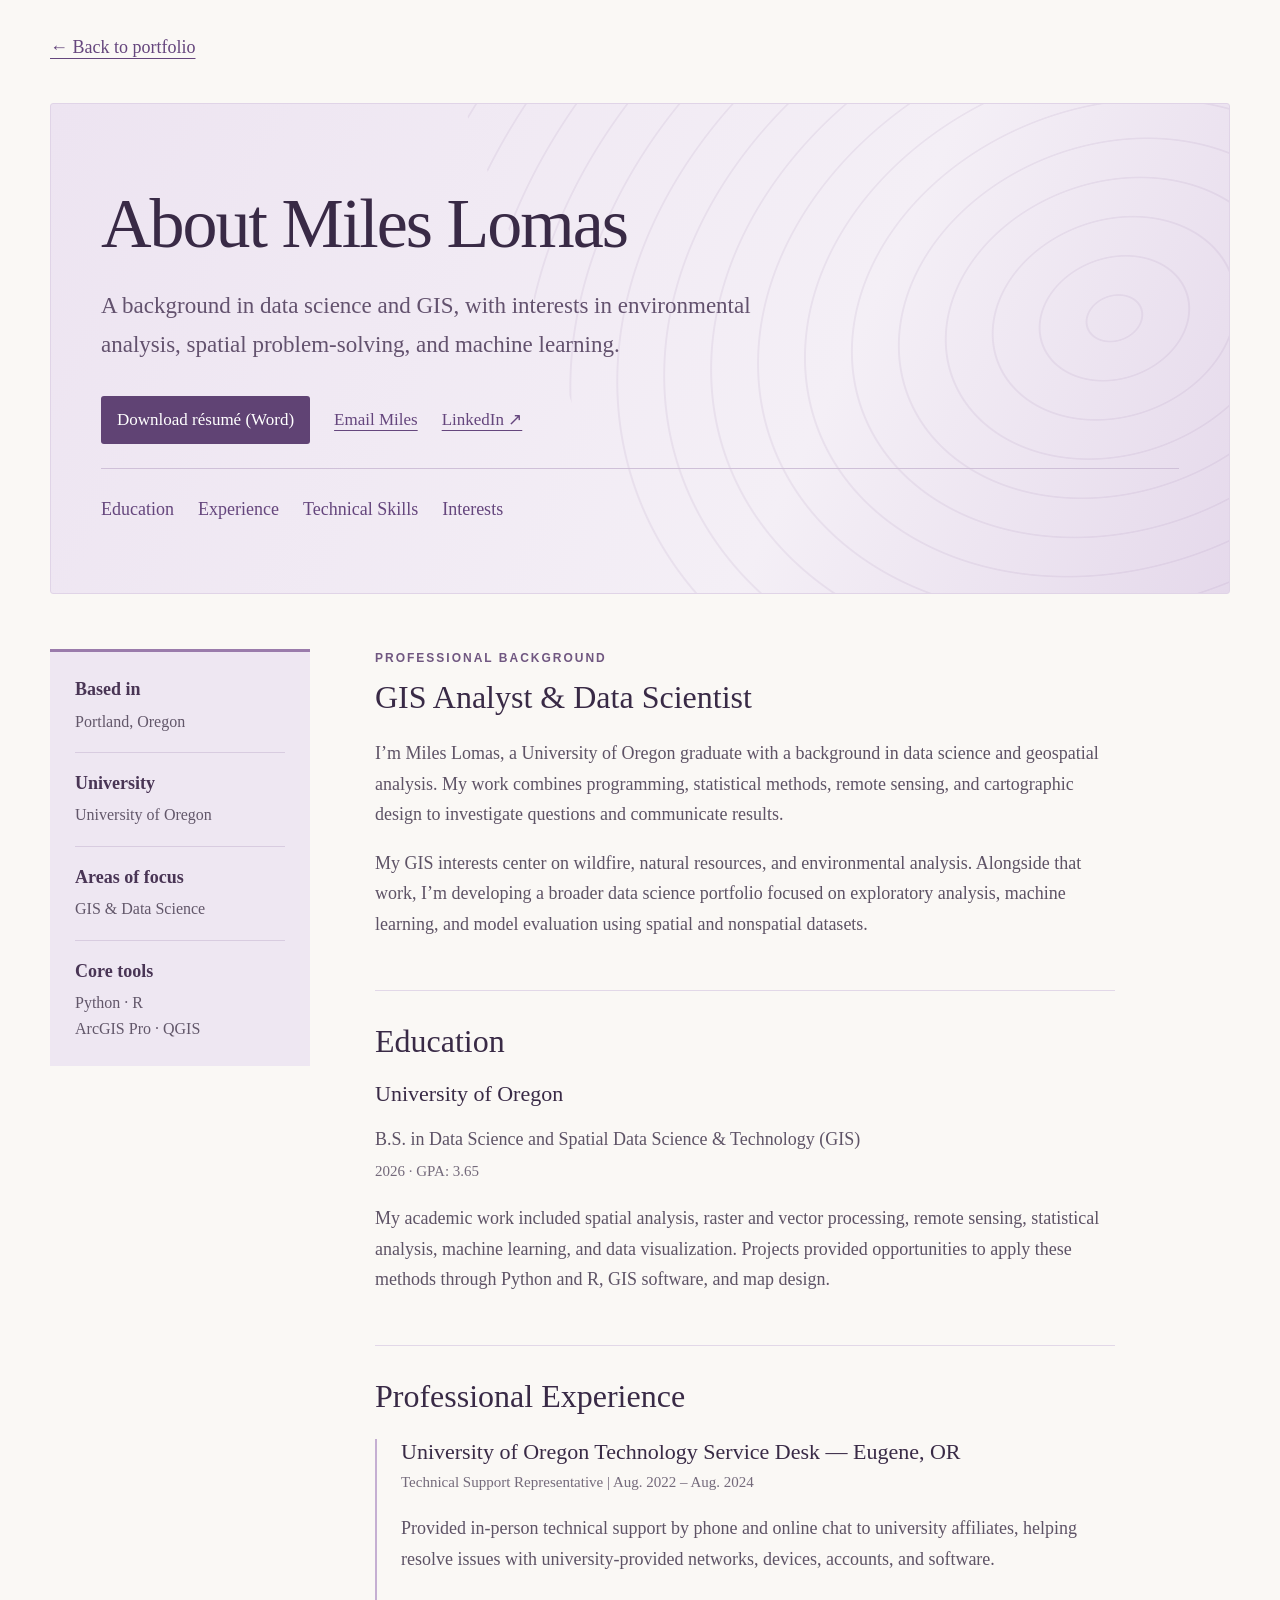
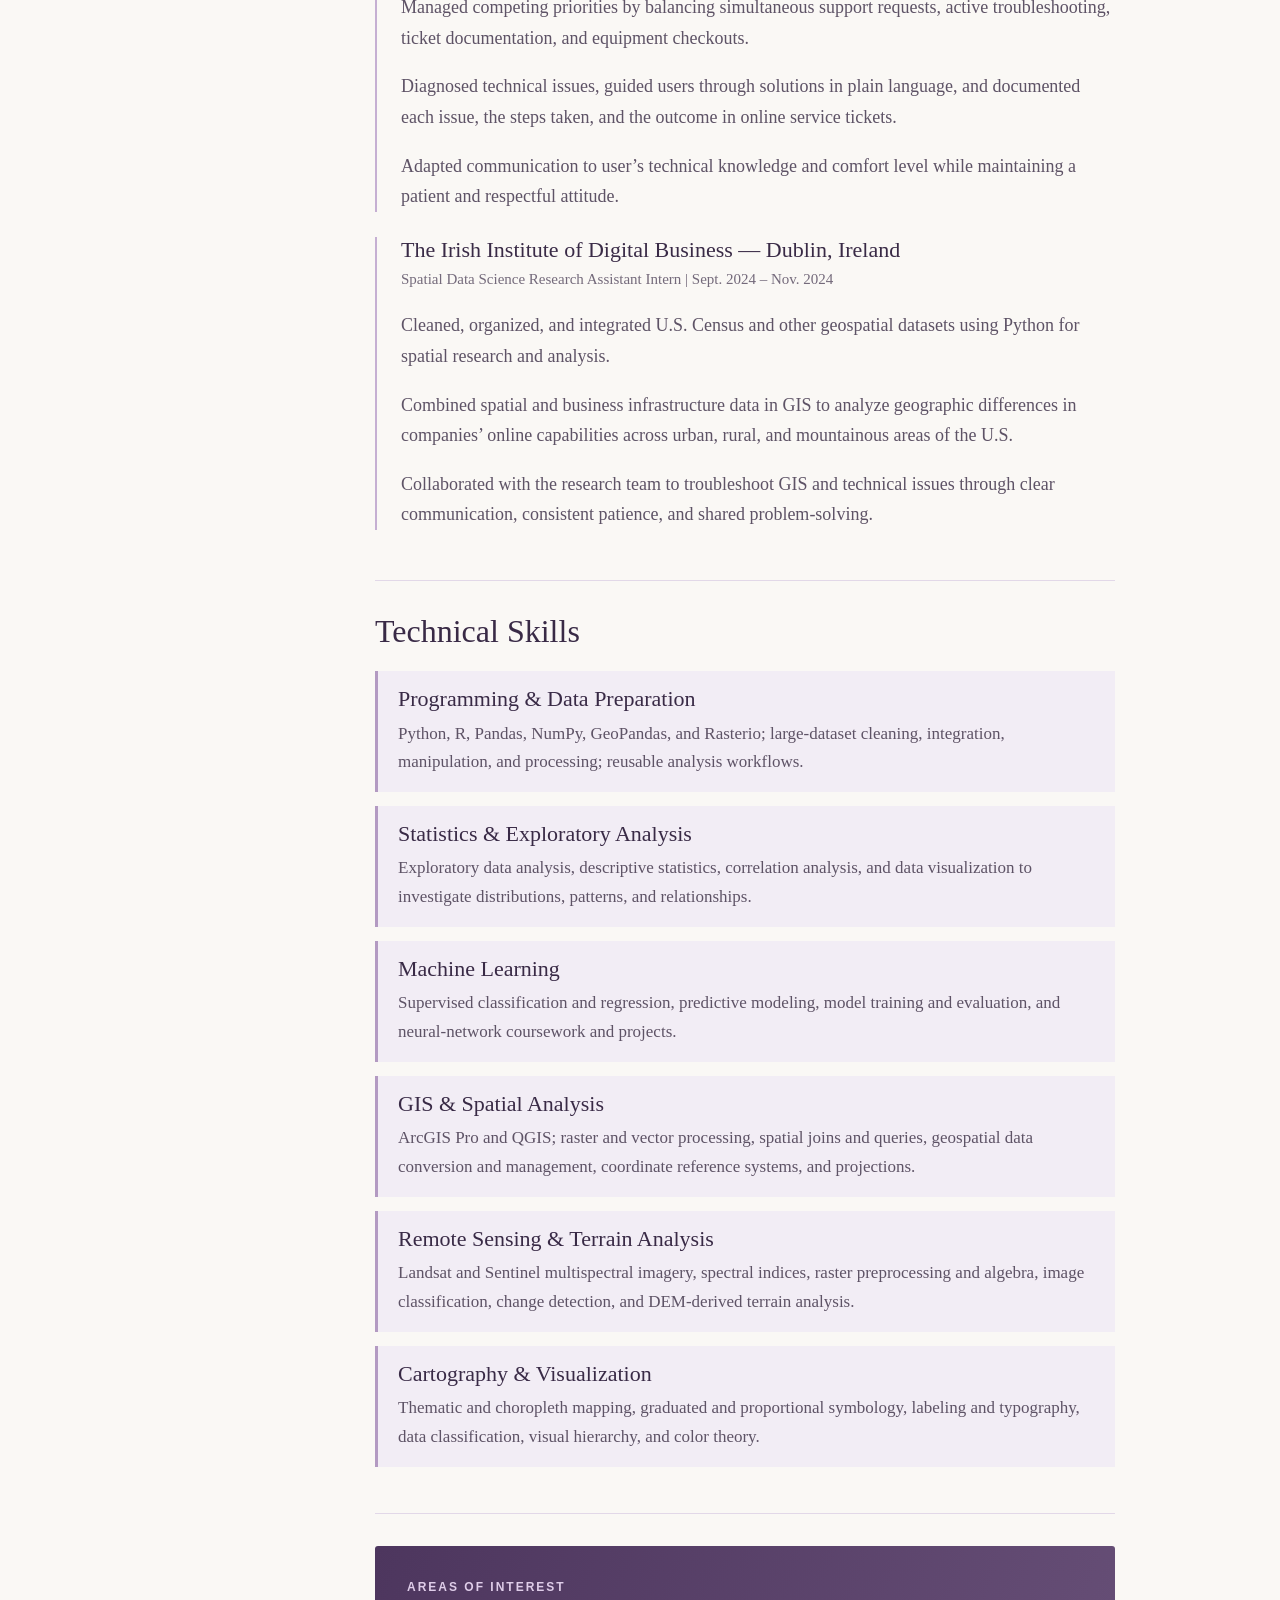
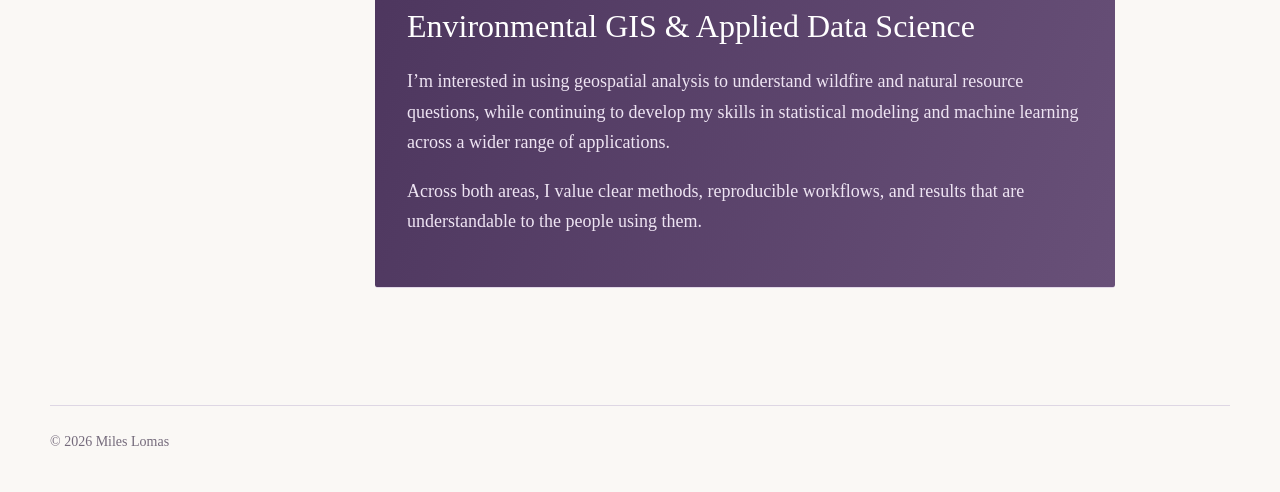
<file: about.html>
<!doctype html><html lang="en"><head><meta charset="utf-8"><meta name="viewport" content="width=device-width, initial-scale=1"><meta name="description" content="About Miles Lomas: education, research experience, and interests in GIS and data science."><title>About | Miles Lomas</title><style>*{box-sizing:border-box}html{scroll-behavior:smooth}body{margin:0;background:#f8f6f9;color:#302c36;font:18px/1.7 Cambria,Georgia,serif}a{color:#65467d;text-underline-offset:5px}a:hover{color:#3e2455}a:focus-visible{outline:3px solid #9065ab;outline-offset:5px}.wrap{max-width:1120px;margin:auto;padding:0 30px}.hero{padding:85px 0 62px;max-width:850px}.eyebrow{text-transform:uppercase;font:12px/1.5 Arial,sans-serif;letter-spacing:2px;color:#705781;font-weight:bold}h1,h2,h3{font-weight:500;line-height:1.14;color:#392a46}h1{font-size:clamp(48px,7vw,80px);letter-spacing:-2px;margin:18px 0 22px}h2{font-size:38px;margin:12px 0 22px}h3{font-size:25px;margin:12px 0}.intro{font-size:23px;max-width:740px;color:#62576a}.button{display:inline-block;text-decoration:none;background:#604374;color:white;border:1px solid #604374;border-radius:4px;padding:11px 21px;font-size:16px}.button:hover{background:#432c55;color:white}.secondary{background:transparent;color:#604374}.secondary:hover{background:#eee8f2;color:#392a46}.actions{display:flex;flex-wrap:wrap;gap:12px;margin-top:25px}.section{padding:55px 0;border-top:1px solid #ded7e4}.sectionhead{display:flex;justify-content:space-between;align-items:baseline;gap:24px}.muted,figcaption{color:#746a7b;font-size:15px}.feature{display:grid;grid-template-columns:1.25fr 1fr;background:#fff;border:1px solid #e0d8e6;border-radius:8px;overflow:hidden}.featurevisual{background:#e9e1eb;padding:24px;display:flex;align-items:center;justify-content:center}.featurevisual img{width:100%;max-height:570px;object-fit:contain;display:block;box-shadow:0 12px 30px #30233624;transition:transform .25s}.featurevisual:hover img{transform:scale(1.015)}.featuretext{padding:40px;align-self:center}.tags{display:flex;flex-wrap:wrap;gap:8px;margin:22px 0}.tags span{font:12px/1.5 Arial,sans-serif;padding:6px 10px;background:#f1edf4;color:#654e76;border-radius:3px}.grid{display:grid;grid-template-columns:repeat(3,1fr);gap:32px}.grid p{font-size:17px;color:#62576a}.about{display:grid;grid-template-columns:1fr 1.6fr;gap:60px}.about p{margin-top:0}.note{border-left:3px solid #9b82af;padding:10px 20px;background:#eee8f2;font-size:16px}.wide-map{margin:28px 0}.wide-map img{display:block;width:100%;height:auto}.back{display:inline-block;margin-top:32px}.pagehero{padding:55px 0 30px;max-width:850px}.pagehero h1{font-size:clamp(40px,6vw,62px)}footer{border-top:1px solid #ded7e4;margin-top:30px;padding:24px 0 38px;display:flex;justify-content:space-between;gap:20px;font-size:14px;color:#746a7b}.skip{position:absolute;left:20px;top:-80px;background:white;padding:12px;z-index:3}.skip:focus{top:10px}@media(max-width:720px){.wrap{padding:0 20px}.hero{padding:55px 0 40px}.feature,.about,.grid{grid-template-columns:1fr}.featuretext{padding:25px}.featurevisual{padding:18px}.featurevisual img{max-height:520px}.section{padding:36px 0}.sectionhead{display:block}.about{gap:16px}h2{font-size:32px}footer{flex-direction:column;gap:4px}.intro{font-size:21px}}@media(prefers-reduced-motion:reduce){html{scroll-behavior:auto}.featurevisual img{transition:none}}
body{background:#faf8f5}.wrap{max-width:1240px}.hero{max-width:none;display:grid;grid-template-columns:1.3fr 1fr;gap:65px;align-items:center;padding:65px 0}.hero h1{font-size:clamp(48px,6vw,76px)}.hero .intro{font-size:26px;line-height:1.4}.hero-copy>p:not(.intro){max-width:560px}.hero-aside{border-left:1px solid #d5cbdc;padding-left:32px;color:#62576a}.hero-aside p{font-size:17px}.hero-aside strong{display:block;font-size:23px;font-weight:400;color:#493555}.indexline{display:flex;gap:20px;flex-wrap:wrap;font:11px/1.6 Arial,sans-serif;letter-spacing:1.2px;text-transform:uppercase;color:#74617e;padding:16px 0;border-top:1px solid #ded7e4}.feature{grid-template-columns:1.4fr 1fr;border-radius:2px;box-shadow:0 15px 45px #37223c08}.featurevisual{position:relative;background:#e8e0eb;padding:28px;border:0;cursor:zoom-in;width:100%;font:inherit}.featurevisual img{max-height:680px}.expand{position:absolute;bottom:40px;right:40px;background:#fff;color:#4d355f;padding:8px 13px;font:12px/1.5 Arial,sans-serif;box-shadow:0 2px 15px #0002}.featuretext h2{font-size:clamp(34px,4vw,49px)}.details{display:grid;grid-template-columns:90px 1fr;font-size:15px;margin:24px 0;border-top:1px solid #e5deea}.details dt,.details dd{padding:9px 0;margin:0;border-bottom:1px solid #e5deea}.details dt{color:#766783}.output-grid{display:grid;grid-template-columns:1fr 1fr;gap:20px;margin-top:24px}.output{background:#fff;border:1px solid #e0d8e6;padding:28px}.output h3{margin:8px 0 12px}.output p{font-size:17px;color:#62576a}.output-number{font:12px Arial,sans-serif;color:#8d729e}.grid article{padding-top:20px;border-top:2px solid #ad96bb}.section{padding:48px 0}.viewer{border:0;padding:0;width:min(96vw,1400px);max-width:none;max-height:94vh;background:#211b28;color:white}.viewer::backdrop{background:#160d20dc}.viewerbar{position:sticky;top:0;display:flex;justify-content:space-between;align-items:center;padding:12px 18px;background:#211b28;z-index:1}.viewerbar button{background:white;border:0;padding:9px 15px;color:#392a46;font:16px Cambria;cursor:pointer}.viewer img{display:block;width:100%;height:auto}.viewerbar span{font-size:16px}.maphint{font-size:14px;color:#746a7b}.button{border-radius:2px}.sectionhead h2{margin-top:6px}@media(max-width:720px){.hero{grid-template-columns:1fr;gap:22px;padding:40px 0}.hero-aside{padding-left:18px}.hero-aside p{margin:5px 0}.hero .intro{font-size:23px}.feature{grid-template-columns:1fr}.output-grid{grid-template-columns:1fr}.expand{bottom:28px;right:28px}.featuretext h2{font-size:36px}}@media(max-width:480px){.hero h1{font-size:52px}}section[id]{scroll-margin-top:24px}
.about-banner{position:relative;overflow:hidden;margin:40px 0 0;padding:65px 50px;background:linear-gradient(115deg,#ede4f1,#f4eff6 65%,#e5d9eb);border:1px solid #e0d4e7;border-radius:3px;isolation:isolate}.about-banner:after{content:"";position:absolute;z-index:-1;inset:-180px -250px -180px 45%;background:repeating-radial-gradient(ellipse at 60% 50%,transparent 0 27px,#9270a51c 28px 29px,transparent 30px 48px);transform:rotate(-20deg)}.about-banner h1{font-size:clamp(46px,6vw,70px);margin:15px 0}.about-banner p{max-width:650px;font-size:23px;color:#63526e}.about-layout{display:grid;grid-template-columns:260px 1fr;gap:65px;padding:55px 0}.profile-facts{align-self:start;padding:25px;background:#eee7f2;border-top:3px solid #9a7bab}.profile-facts dl{margin:0}.profile-facts dt{font:600 18px/1.4 Cambria,Georgia,serif;color:#493555;margin-top:22px}.profile-facts dt:first-child{margin-top:0}.profile-facts dd{margin:6px 0 0;font-size:16px;line-height:1.6;color:#62576a}.about-content{max-width:740px}.about-content section{padding-bottom:32px;margin-bottom:32px;border-bottom:1px solid #e2d8e8}.about-content h2{font-size:32px}.about-content h3{font-size:22px}.about-content p{color:#5e5366}.experience{border-left:2px solid #c5afd2;padding-left:24px;margin-top:25px}.experience h3{margin-bottom:5px}.experience .muted{font-size:15px}.interest-banner{position:relative;background:linear-gradient(110deg,#4d365e,#685078);padding:32px;color:#f4eef8;border-radius:3px}.interest-banner h2{color:#fff}.interest-banner p{color:#eee4f3}.interest-banner .eyebrow{color:#dfcde9}@media(max-width:720px){.about-banner{padding:35px 24px;margin-top:25px}.about-banner p{font-size:21px}.about-layout{grid-template-columns:1fr;gap:32px;padding-top:30px}.profile-facts dl{display:grid;grid-template-columns:1fr 1fr;gap:15px}.profile-facts dt{margin-top:0}.profile-facts dl div{min-width:0}.interest-banner{padding:25px}}.skill-block{padding:15px 20px;margin:14px 0;background:#f2edf5;border-left:3px solid #b39ac2}.skill-block h3{margin:0 0 8px}.skill-block p{margin:0;font-size:17px}.contact-strip{padding:25px 0;border-top:1px solid #ded7e4;display:flex;gap:22px;flex-wrap:wrap}@media(max-width:480px){}.about-nav{display:flex;flex-wrap:wrap;gap:10px 24px;margin-top:24px;padding-top:22px;border-top:1px solid #cfc0d8}.about-nav a{display:inline-block;font:18px/1.5 Cambria,Georgia,serif;text-decoration:none;padding:5px 0}.about-nav a:hover{text-decoration:underline}.about-banner .contact-strip{padding:8px 0 0;border:0;gap:12px 24px;align-items:center}.contact-strip a{font-size:17px}.contact-strip a[download]{display:inline-block;background:#604374;color:white;text-decoration:none;padding:10px 16px;border-radius:3px}.contact-strip a[download]:hover{background:#432c55}.profile-facts dl div+div{border-top:1px solid #d8cce0;margin-top:18px;padding-top:18px}.profile-facts dl div+div dt{margin-top:0}@media(max-width:720px){.profile-facts dl{gap:22px}.profile-facts dl div+div{border:0;margin:0;padding:0}.about-nav{gap:10px 22px}}</style></head><body><a class="skip" href="#main">Skip to content</a><div class="wrap"><main id="main"><a class="back" href="index.html">← Back to portfolio</a><header class="about-banner"><h1>About Miles Lomas</h1><p>A background in data science and GIS, with interests in environmental analysis, spatial problem-solving, and machine learning.</p><div class="contact-strip"><a href="assets/Miles-Lomas-Resume.docx" download="Miles-Lomas-Resume.docx">Download résumé (Word)</a><a href="mailto:mileslomas.gis@gmail.com">Email Miles</a><a href="https://www.linkedin.com/in/miles-lomas">LinkedIn ↗</a></div><div class="about-nav" aria-label="Page sections"><a href="#education">Education</a><a href="#experience">Experience</a><a href="#technical-skills">Technical Skills</a><a href="#interests">Interests</a></div></header><div class="about-layout"><aside class="profile-facts" aria-label="Profile at a glance"><dl><div><dt>Based in</dt><dd>Portland, Oregon</dd></div><div><dt>University</dt><dd>University of Oregon</dd></div><div><dt>Areas of focus</dt><dd>GIS & Data Science</dd></div><div><dt>Core tools</dt><dd>Python · R<br>ArcGIS Pro · QGIS</dd></div></dl></aside><div class="about-content"><section aria-labelledby="background"><div class="eyebrow">Professional background</div><h2 id="background">GIS Analyst & Data Scientist</h2><p>I’m Miles Lomas, a University of Oregon graduate with a background in data science and geospatial analysis. My work combines programming, statistical methods, remote sensing, and cartographic design to investigate questions and communicate results.</p><p>My GIS interests center on wildfire, natural resources, and environmental analysis. Alongside that work, I’m developing a broader data science portfolio focused on exploratory analysis, machine learning, and model evaluation using spatial and nonspatial datasets.</p></section><section id="education" aria-labelledby="education-heading"><h2 id="education-heading">Education</h2><h3>University of Oregon</h3><p>B.S. in Data Science and Spatial Data Science & Technology (GIS)<br><span class="muted">2026 · GPA: 3.65</span></p><p>My academic work included spatial analysis, raster and vector processing, remote sensing, statistical analysis, machine learning, and data visualization. Projects provided opportunities to apply these methods through Python and R, GIS software, and map design.</p></section><section id="experience" aria-labelledby="experience-heading">
  <h2 id="experience-heading">Professional Experience</h2>
  <article class="experience">
    <h3>University of Oregon Technology Service Desk — Eugene, OR</h3>
    <div class="muted">Technical Support Representative | Aug. 2022 – Aug. 2024</div>
    <p>Provided in-person technical support by phone and online chat to university affiliates, helping resolve issues with university-provided networks, devices, accounts, and software.</p>
    <p>Managed competing priorities by balancing simultaneous support requests, active troubleshooting, ticket documentation, and equipment checkouts.</p>
    <p>Diagnosed technical issues, guided users through solutions in plain language, and documented each issue, the steps taken, and the outcome in online service tickets.</p>
    <p>Adapted communication to user’s technical knowledge and comfort level while maintaining a patient and respectful attitude.</p>
  </article>
  <article class="experience">
    <h3>The Irish Institute of Digital Business — Dublin, Ireland</h3>
    <div class="muted">Spatial Data Science Research Assistant Intern | Sept. 2024 – Nov. 2024</div>
    <p>Cleaned, organized, and integrated U.S. Census and other geospatial datasets using Python for spatial research and analysis.</p>
    <p>Combined spatial and business infrastructure data in GIS to analyze geographic differences in companies’ online capabilities across urban, rural, and mountainous areas of the U.S.</p>
    <p>Collaborated with the research team to troubleshoot GIS and technical issues through clear communication, consistent patience, and shared problem-solving.</p>
  </article>
</section><section id="technical-skills" aria-labelledby="technical-skills-heading"><h2 id="technical-skills-heading">Technical Skills</h2><div class="skill-block"><h3>Programming & Data Preparation</h3><p>Python, R, Pandas, NumPy, GeoPandas, and Rasterio; large-dataset cleaning, integration, manipulation, and processing; reusable analysis workflows.</p></div><div class="skill-block"><h3>Statistics & Exploratory Analysis</h3><p>Exploratory data analysis, descriptive statistics, correlation analysis, and data visualization to investigate distributions, patterns, and relationships.</p></div><div class="skill-block"><h3>Machine Learning</h3><p>Supervised classification and regression, predictive modeling, model training and evaluation, and neural-network coursework and projects.</p></div><div class="skill-block"><h3>GIS & Spatial Analysis</h3><p>ArcGIS Pro and QGIS; raster and vector processing, spatial joins and queries, geospatial data conversion and management, coordinate reference systems, and projections.</p></div><div class="skill-block"><h3>Remote Sensing & Terrain Analysis</h3><p>Landsat and Sentinel multispectral imagery, spectral indices, raster preprocessing and algebra, image classification, change detection, and DEM-derived terrain analysis.</p></div><div class="skill-block"><h3>Cartography & Visualization</h3><p>Thematic and choropleth mapping, graduated and proportional symbology, labeling and typography, data classification, visual hierarchy, and color theory.</p></div></section><section id="interests" class="interest-banner" aria-labelledby="interests-heading"><div class="eyebrow">Areas of interest</div><h2 id="interests-heading">Environmental GIS & Applied Data Science</h2><p>I’m interested in using geospatial analysis to understand wildfire and natural resource questions, while continuing to develop my skills in statistical modeling and machine learning across a wider range of applications.</p><p>Across both areas, I value clear methods, reproducible workflows, and results that are understandable to the people using them.</p></section></div></div></main><footer><span>© 2026 Miles Lomas</span></footer></div></body></html>
</file>
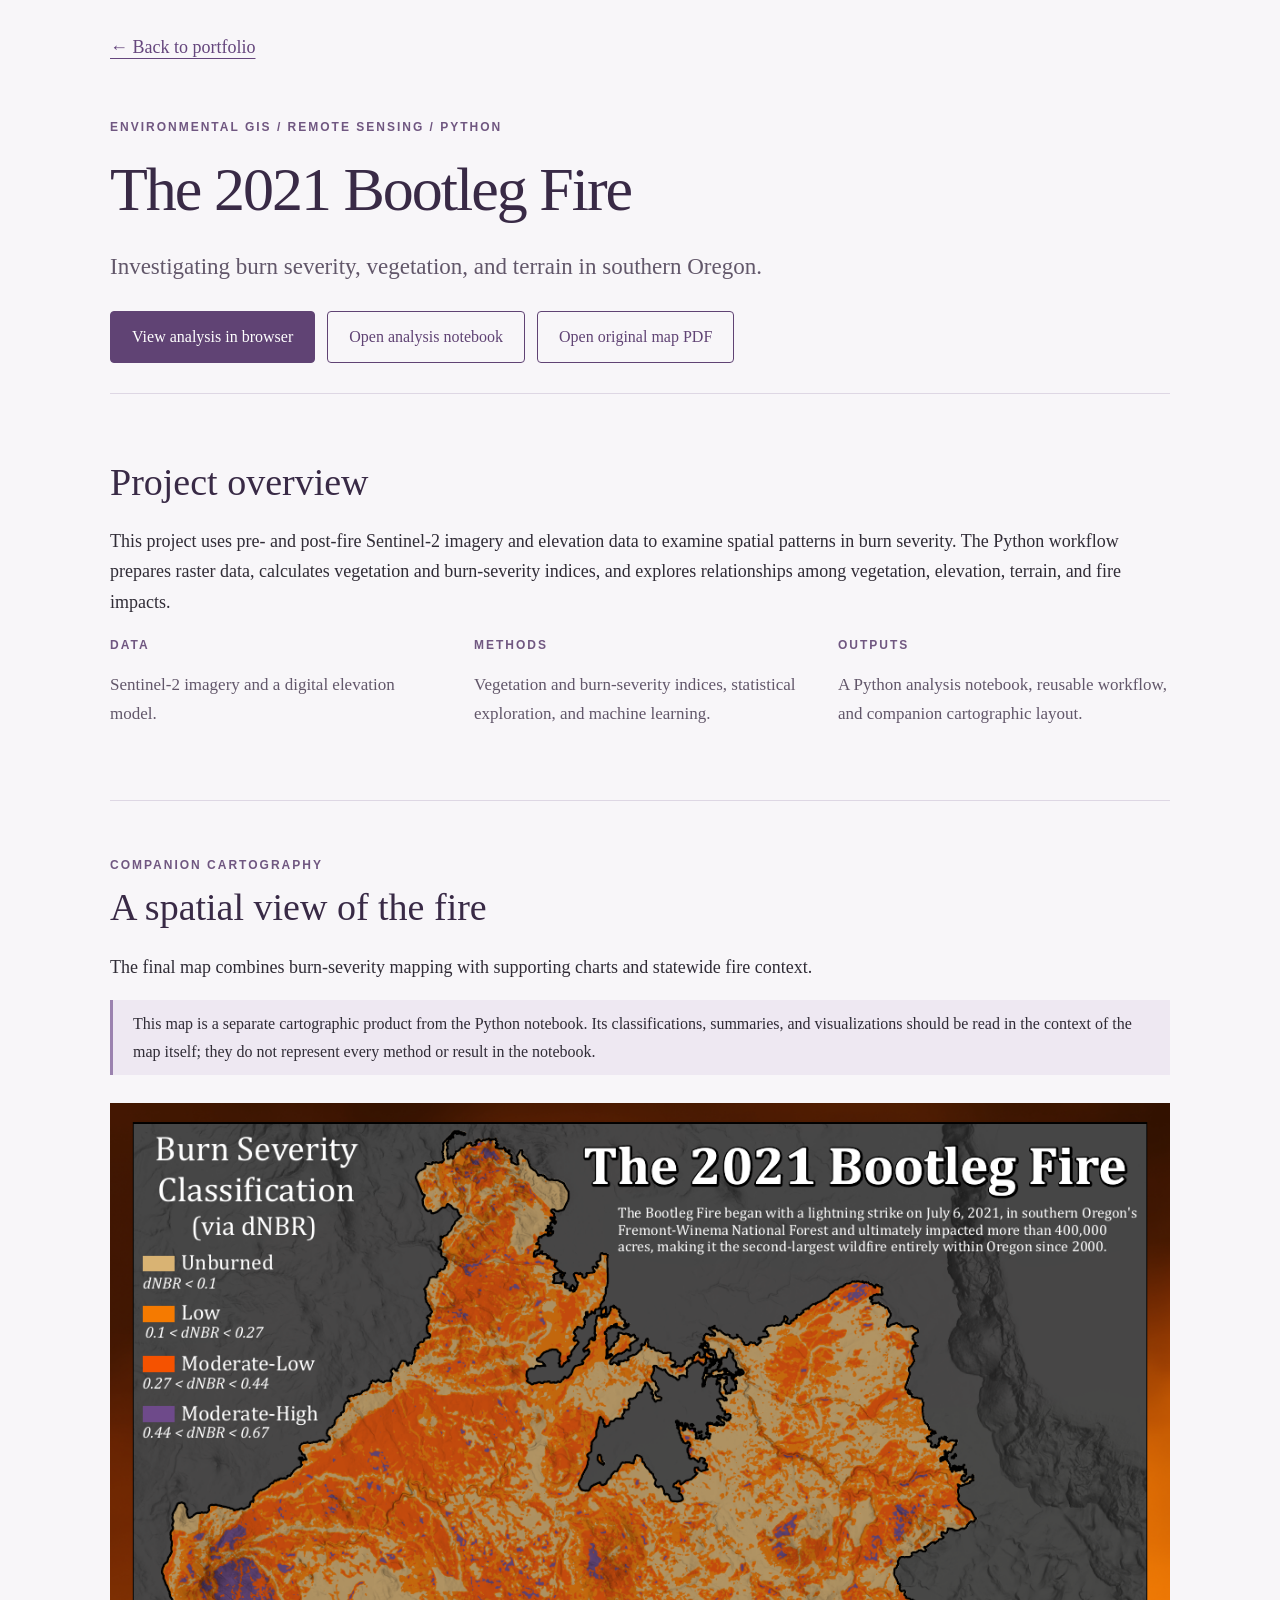
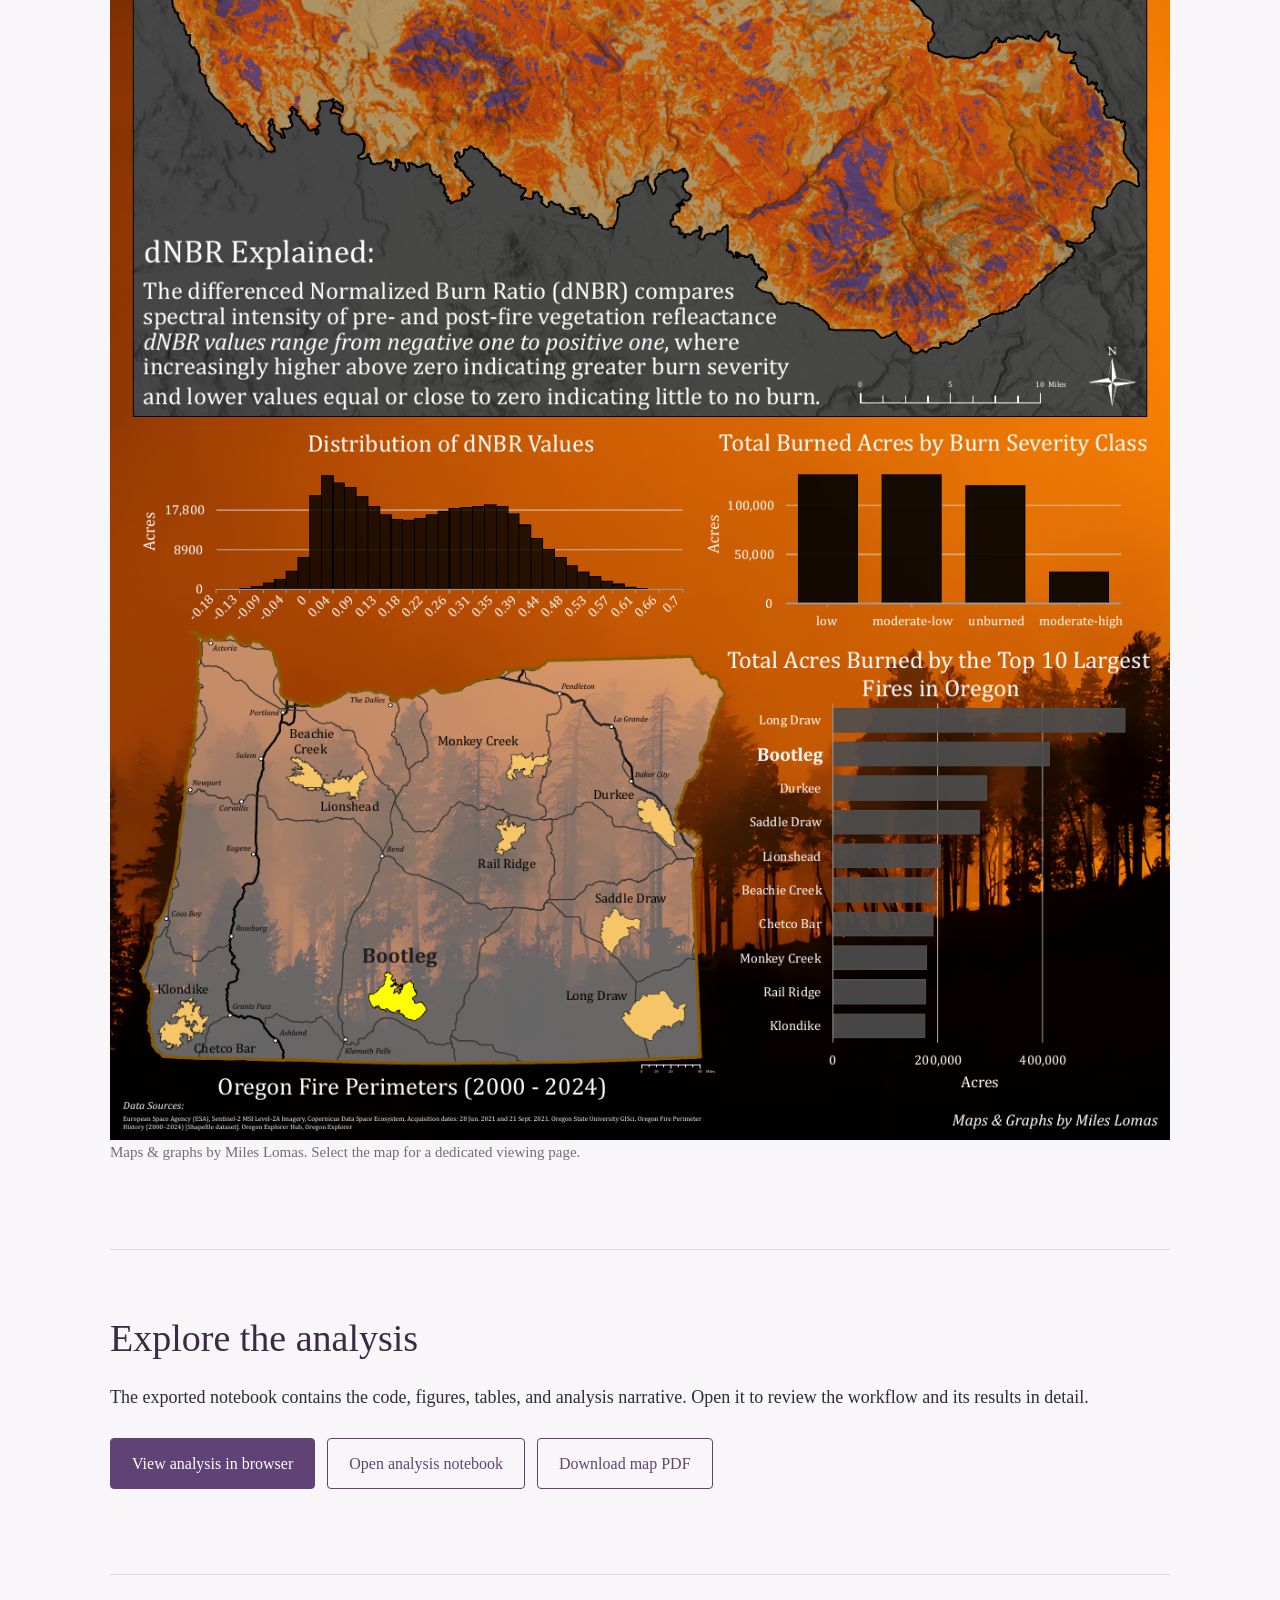
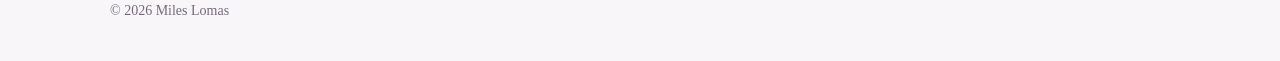
<file: bootleg-fire.html>
<!doctype html><html lang="en"><head><meta charset="utf-8"><meta name="viewport" content="width=device-width, initial-scale=1"><meta name="description" content="Miles Lomas — GIS and data science portfolio. Environmental analysis, remote sensing, Python, and cartography."><title>2021 Bootleg Fire | Miles Lomas</title><link rel="stylesheet" href="styles.css"></head><body><a class="skip" href="#main">Skip to content</a><div class="wrap"><main id="main"><a class="back" href="index.html">← Back to portfolio</a><header class="pagehero"><div class="eyebrow">Environmental GIS / Remote sensing / Python</div><h1>The 2021 Bootleg Fire</h1><p class="intro">Investigating burn severity, vegetation, and terrain in southern Oregon.</p><div class="actions"><a class="button" href="2021_bootleg_fire_analysis.html">View analysis in browser</a><a class="button secondary" href="2021_bootleg_fire_analysis.ipynb" download>Open analysis notebook</a><a class="button secondary" href="assets/bootleg_final_layout.pdf">Open original map PDF</a></div></header><section class="section"><h2>Project overview</h2><p>This project uses pre- and post-fire Sentinel-2 imagery and elevation data to examine spatial patterns in burn severity. The Python workflow prepares raster data, calculates vegetation and burn-severity indices, and explores relationships among vegetation, elevation, terrain, and fire impacts.</p><div class="grid"><article><div class="eyebrow">Data</div><p>Sentinel-2 imagery and a digital elevation model.</p></article><article><div class="eyebrow">Methods</div><p>Vegetation and burn-severity indices, statistical exploration, and machine learning.</p></article><article><div class="eyebrow">Outputs</div><p>A Python analysis notebook, reusable workflow, and companion cartographic layout.</p></article></div></section><section class="section"><div class="eyebrow">Companion cartography</div><h2>A spatial view of the fire</h2><p>The final map combines burn-severity mapping with supporting charts and statewide fire context.</p><p class="note">This map is a separate cartographic product from the Python notebook. Its classifications, summaries, and visualizations should be read in the context of the map itself; they do not represent every method or result in the notebook.</p><figure class="wide-map"><a href="bootleg-map.html"><img src="assets/bootleg-map.png" alt="Full final Bootleg Fire map by Miles Lomas" loading="lazy"></a><figcaption>Maps & graphs by Miles Lomas. Select the map for a dedicated viewing page.</figcaption></figure></section><section class="section"><h2>Explore the analysis</h2><p>The exported notebook contains the code, figures, tables, and analysis narrative. Open it to review the workflow and its results in detail.</p><div class="actions"><a class="button" href="2021_bootleg_fire_analysis.html">View analysis in browser</a><a class="button secondary" href="2021_bootleg_fire_analysis.ipynb" download>Open analysis notebook</a><a class="button secondary" href="assets/bootleg_final_layout.pdf" download>Download map PDF</a></div></section></main><footer><span>© 2026 Miles Lomas</span></footer></div></body></html>
</file>
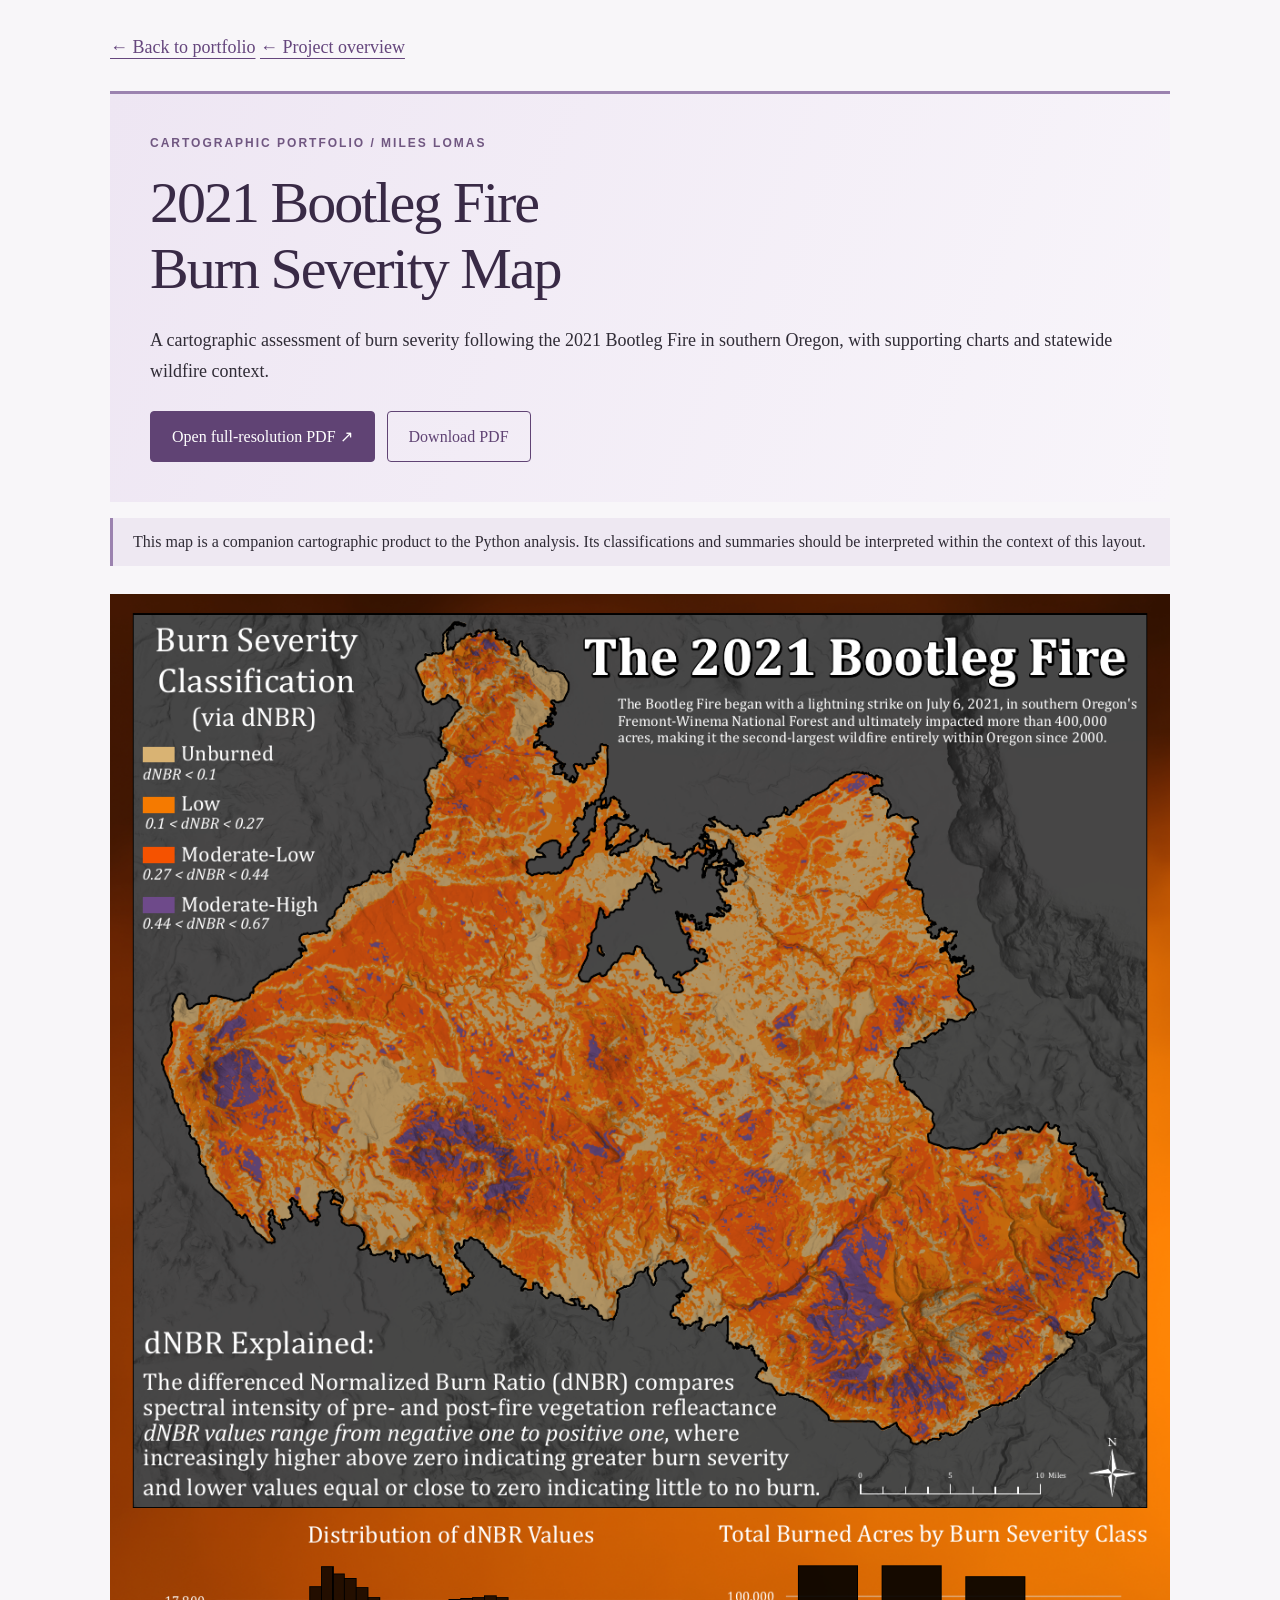
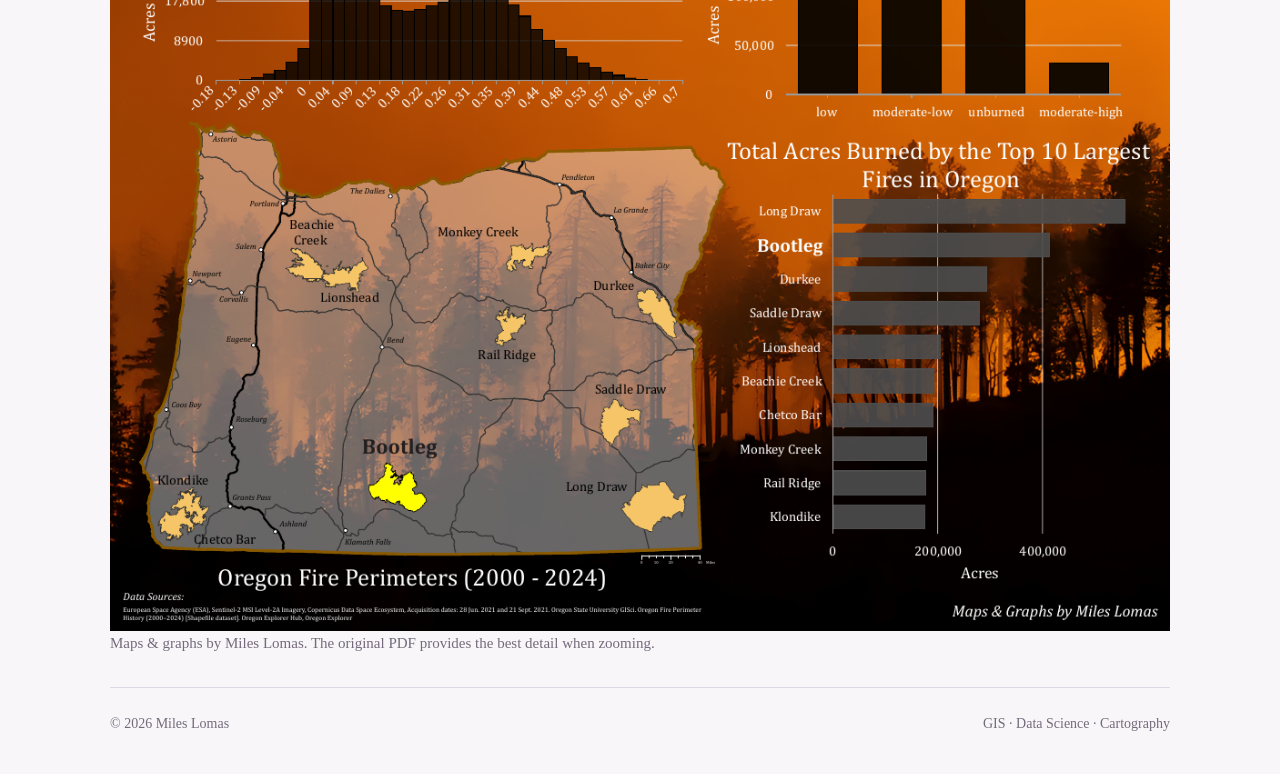
<file: bootleg-map.html>
<!doctype html><html lang="en"><head><meta charset="utf-8"><meta name="viewport" content="width=device-width, initial-scale=1"><meta name="description" content="Miles Lomas — GIS and data science portfolio. Environmental analysis, remote sensing, Python, and cartography."><title>Bootleg Fire — Final Map | Miles Lomas</title><style>*{box-sizing:border-box}html{scroll-behavior:smooth}body{margin:0;background:#f8f6f9;color:#302c36;font:18px/1.7 Cambria,Georgia,serif}a{color:#65467d;text-underline-offset:5px}a:hover{color:#3e2455}a:focus-visible{outline:3px solid #9065ab;outline-offset:5px}.wrap{max-width:1120px;margin:auto;padding:0 30px}.hero{padding:85px 0 62px;max-width:850px}.eyebrow{text-transform:uppercase;font:12px/1.5 Arial,sans-serif;letter-spacing:2px;color:#705781;font-weight:bold}h1,h2,h3{font-weight:500;line-height:1.14;color:#392a46}h1{font-size:clamp(48px,7vw,80px);letter-spacing:-2px;margin:18px 0 22px}h2{font-size:38px;margin:12px 0 22px}h3{font-size:25px;margin:12px 0}.intro{font-size:23px;max-width:740px;color:#62576a}.button{display:inline-block;text-decoration:none;background:#604374;color:white;border:1px solid #604374;border-radius:4px;padding:11px 21px;font-size:16px}.button:hover{background:#432c55;color:white}.secondary{background:transparent;color:#604374}.secondary:hover{background:#eee8f2;color:#392a46}.actions{display:flex;flex-wrap:wrap;gap:12px;margin-top:25px}.section{padding:55px 0;border-top:1px solid #ded7e4}.sectionhead{display:flex;justify-content:space-between;align-items:baseline;gap:24px}.muted,figcaption{color:#746a7b;font-size:15px}.feature{display:grid;grid-template-columns:1.25fr 1fr;background:#fff;border:1px solid #e0d8e6;border-radius:8px;overflow:hidden}.featurevisual{background:#e9e1eb;padding:24px;display:flex;align-items:center;justify-content:center}.featurevisual img{width:100%;max-height:570px;object-fit:contain;display:block;box-shadow:0 12px 30px #30233624;transition:transform .25s}.featurevisual:hover img{transform:scale(1.015)}.featuretext{padding:40px;align-self:center}.tags{display:flex;flex-wrap:wrap;gap:8px;margin:22px 0}.tags span{font:12px/1.5 Arial,sans-serif;padding:6px 10px;background:#f1edf4;color:#654e76;border-radius:3px}.grid{display:grid;grid-template-columns:repeat(3,1fr);gap:32px}.grid p{font-size:17px;color:#62576a}.about{display:grid;grid-template-columns:1fr 1.6fr;gap:60px}.about p{margin-top:0}.note{border-left:3px solid #9b82af;padding:10px 20px;background:#eee8f2;font-size:16px}.wide-map{margin:28px 0}.wide-map img{display:block;width:100%;height:auto}.back{display:inline-block;margin-top:32px}.pagehero{padding:55px 0 30px;max-width:850px}.pagehero h1{font-size:clamp(40px,6vw,62px)}footer{border-top:1px solid #ded7e4;margin-top:30px;padding:24px 0 38px;display:flex;justify-content:space-between;gap:20px;font-size:14px;color:#746a7b}.skip{position:absolute;left:20px;top:-80px;background:white;padding:12px;z-index:3}.skip:focus{top:10px}@media(max-width:720px){.wrap{padding:0 20px}.hero{padding:55px 0 40px}.feature,.about,.grid{grid-template-columns:1fr}.featuretext{padding:25px}.featurevisual{padding:18px}.featurevisual img{max-height:520px}.section{padding:36px 0}.sectionhead{display:block}.about{gap:16px}h2{font-size:32px}footer{flex-direction:column;gap:4px}.intro{font-size:21px}}@media(prefers-reduced-motion:reduce){html{scroll-behavior:auto}.featurevisual img{transition:none}}.pagehero{max-width:none;margin-top:28px;padding:40px;background:linear-gradient(110deg,#eee6f3,#f8f5fa);border-top:3px solid #9b82af}.pagehero h1{font-size:clamp(36px,5vw,58px);line-height:1.15}.pagehero .intro{font-size:21px;max-width:850px}@media(max-width:720px){.pagehero{padding:25px}}</style></head><body><a class="skip" href="#main">Skip to content</a><div class="wrap"><main id="main"><a class="back" href="index.html">← Back to portfolio</a> <a class="back" href="bootleg-fire.html">← Project overview</a><header class="pagehero"><div class="eyebrow">Cartographic Portfolio / Miles Lomas</div><h1>2021 Bootleg Fire<br>Burn Severity Map</h1><p>A cartographic assessment of burn severity following the 2021 Bootleg Fire in southern Oregon, with supporting charts and statewide wildfire context.</p><div class="actions"><a class="button" href="assets/bootleg_final_layout.pdf">Open full-resolution PDF ↗</a><a class="button secondary" href="assets/bootleg_final_layout.pdf" download>Download PDF</a></div></header><p class="note">This map is a companion cartographic product to the Python analysis. Its classifications and summaries should be interpreted within the context of this layout.</p><figure class="wide-map"><img src="assets/bootleg-map.png" alt="The 2021 Bootleg Fire final map: burn severity, distribution charts, and statewide fire perimeters"><figcaption>Maps & graphs by Miles Lomas. The original PDF provides the best detail when zooming.</figcaption></figure></main><footer><span>© 2026 Miles Lomas</span><span>GIS · Data Science · Cartography</span></footer></div></body></html>
</file>
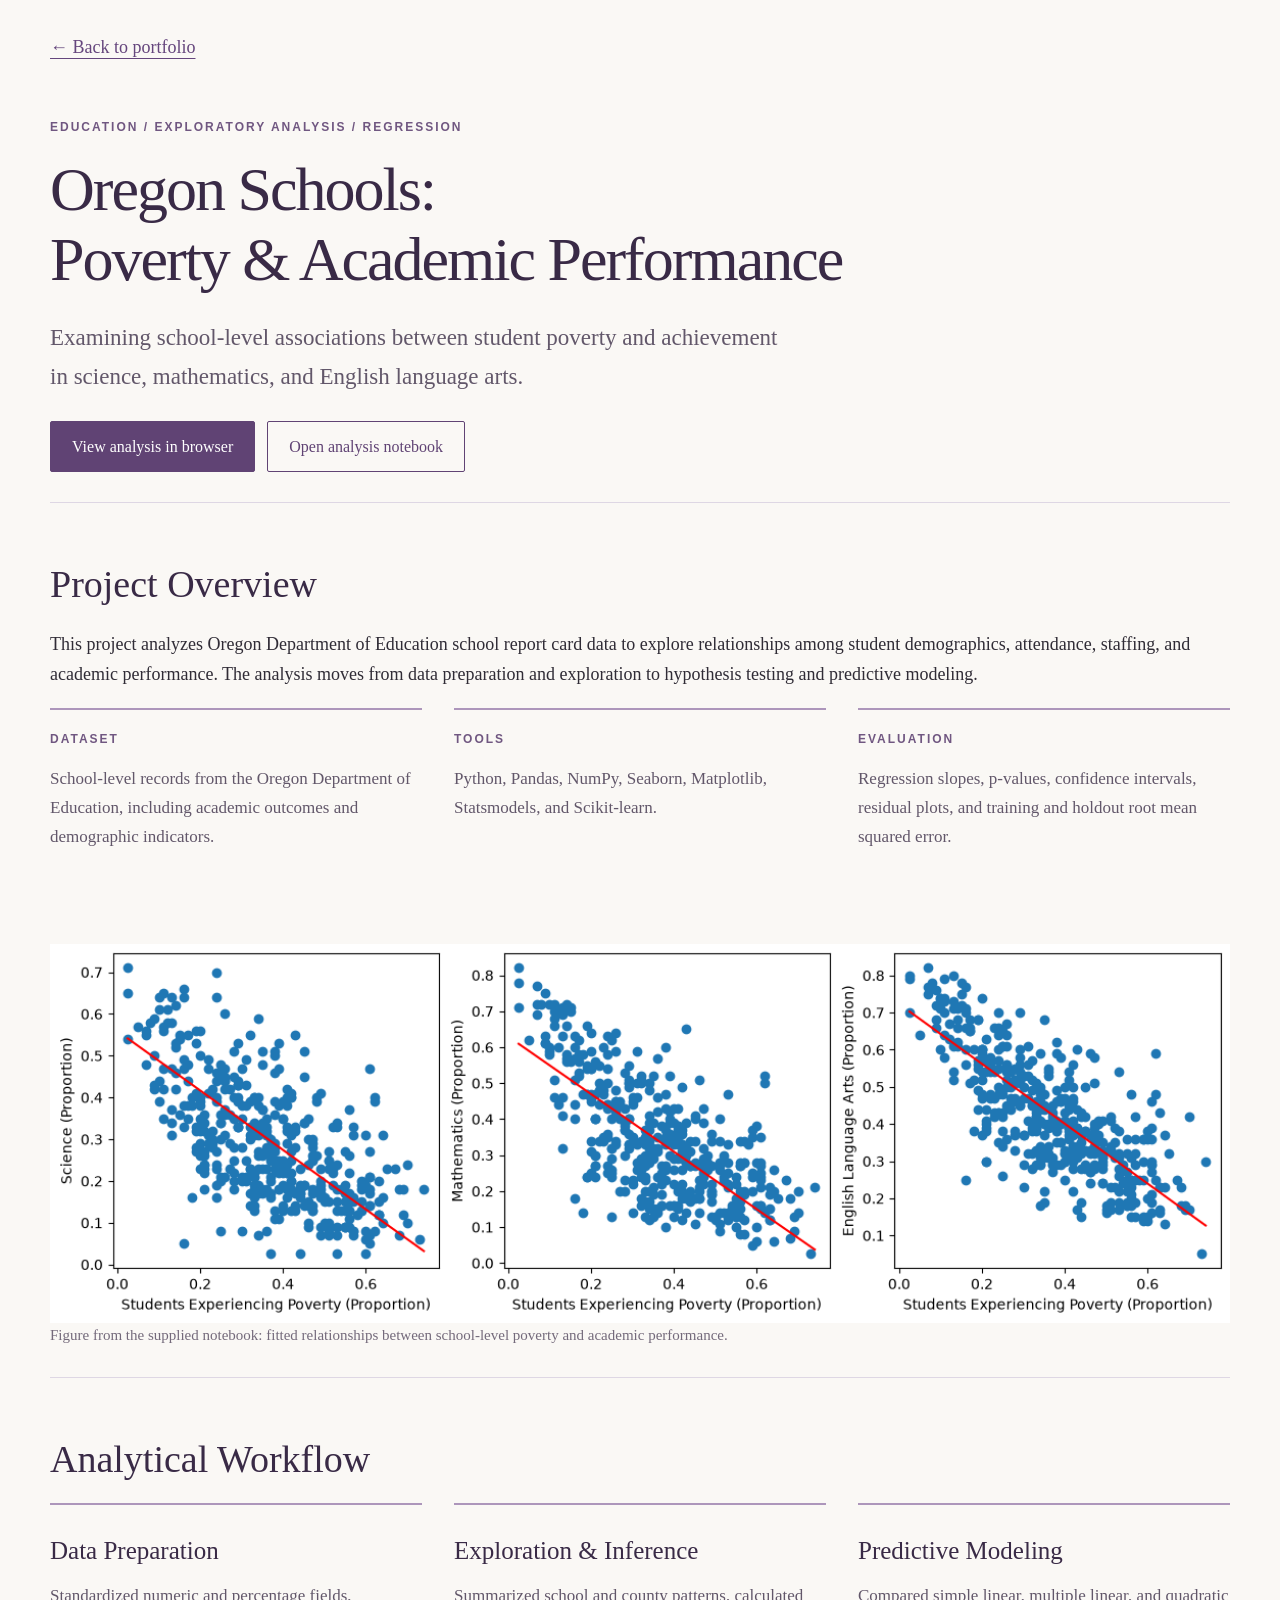
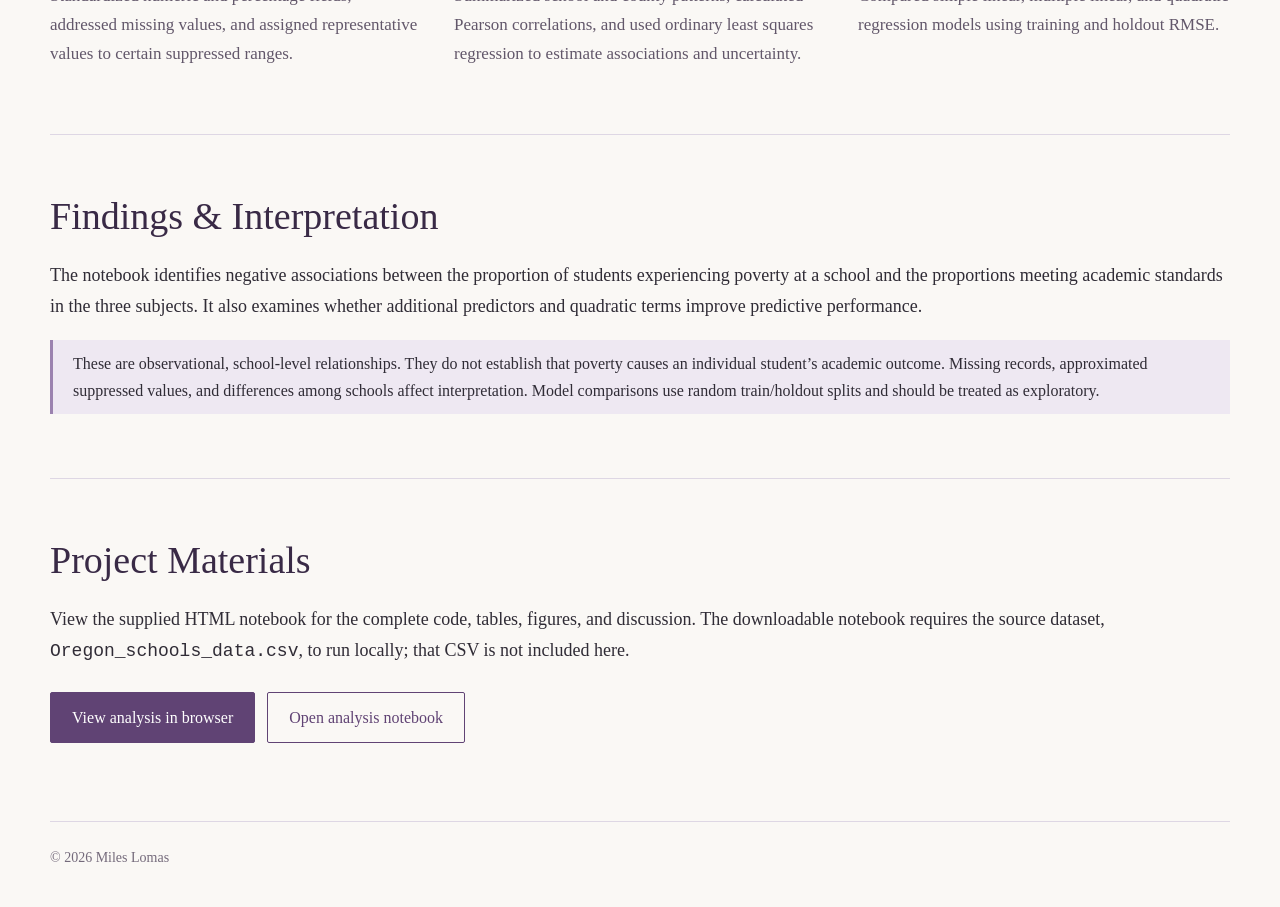
<file: oregon-schools.html>
<!doctype html><html lang="en"><head><meta charset="utf-8"><meta name="viewport" content="width=device-width, initial-scale=1"><title>Oregon Schools Analysis | Miles Lomas</title><meta name="description" content="Oregon school data analysis using Python, statistical inference, and regression modeling."><style>*{box-sizing:border-box}html{scroll-behavior:smooth}body{margin:0;background:#f8f6f9;color:#302c36;font:18px/1.7 Cambria,Georgia,serif}a{color:#65467d;text-underline-offset:5px}a:hover{color:#3e2455}a:focus-visible{outline:3px solid #9065ab;outline-offset:5px}.wrap{max-width:1120px;margin:auto;padding:0 30px}.hero{padding:85px 0 62px;max-width:850px}.eyebrow{text-transform:uppercase;font:12px/1.5 Arial,sans-serif;letter-spacing:2px;color:#705781;font-weight:bold}h1,h2,h3{font-weight:500;line-height:1.14;color:#392a46}h1{font-size:clamp(48px,7vw,80px);letter-spacing:-2px;margin:18px 0 22px}h2{font-size:38px;margin:12px 0 22px}h3{font-size:25px;margin:12px 0}.intro{font-size:23px;max-width:740px;color:#62576a}.button{display:inline-block;text-decoration:none;background:#604374;color:white;border:1px solid #604374;border-radius:4px;padding:11px 21px;font-size:16px}.button:hover{background:#432c55;color:white}.secondary{background:transparent;color:#604374}.secondary:hover{background:#eee8f2;color:#392a46}.actions{display:flex;flex-wrap:wrap;gap:12px;margin-top:25px}.section{padding:55px 0;border-top:1px solid #ded7e4}.sectionhead{display:flex;justify-content:space-between;align-items:baseline;gap:24px}.muted,figcaption{color:#746a7b;font-size:15px}.feature{display:grid;grid-template-columns:1.25fr 1fr;background:#fff;border:1px solid #e0d8e6;border-radius:8px;overflow:hidden}.featurevisual{background:#e9e1eb;padding:24px;display:flex;align-items:center;justify-content:center}.featurevisual img{width:100%;max-height:570px;object-fit:contain;display:block;box-shadow:0 12px 30px #30233624;transition:transform .25s}.featurevisual:hover img{transform:scale(1.015)}.featuretext{padding:40px;align-self:center}.tags{display:flex;flex-wrap:wrap;gap:8px;margin:22px 0}.tags span{font:12px/1.5 Arial,sans-serif;padding:6px 10px;background:#f1edf4;color:#654e76;border-radius:3px}.grid{display:grid;grid-template-columns:repeat(3,1fr);gap:32px}.grid p{font-size:17px;color:#62576a}.about{display:grid;grid-template-columns:1fr 1.6fr;gap:60px}.about p{margin-top:0}.note{border-left:3px solid #9b82af;padding:10px 20px;background:#eee8f2;font-size:16px}.wide-map{margin:28px 0}.wide-map img{display:block;width:100%;height:auto}.back{display:inline-block;margin-top:32px}.pagehero{padding:55px 0 30px;max-width:850px}.pagehero h1{font-size:clamp(40px,6vw,62px)}footer{border-top:1px solid #ded7e4;margin-top:30px;padding:24px 0 38px;display:flex;justify-content:space-between;gap:20px;font-size:14px;color:#746a7b}.skip{position:absolute;left:20px;top:-80px;background:white;padding:12px;z-index:3}.skip:focus{top:10px}@media(max-width:720px){.wrap{padding:0 20px}.hero{padding:55px 0 40px}.feature,.about,.grid{grid-template-columns:1fr}.featuretext{padding:25px}.featurevisual{padding:18px}.featurevisual img{max-height:520px}.section{padding:36px 0}.sectionhead{display:block}.about{gap:16px}h2{font-size:32px}footer{flex-direction:column;gap:4px}.intro{font-size:21px}}@media(prefers-reduced-motion:reduce){html{scroll-behavior:auto}.featurevisual img{transition:none}}
body{background:#faf8f5}.wrap{max-width:1240px}.hero{max-width:none;display:grid;grid-template-columns:1.3fr 1fr;gap:65px;align-items:center;padding:65px 0}.hero h1{font-size:clamp(48px,6vw,76px)}.hero .intro{font-size:26px;line-height:1.4}.hero-copy>p:not(.intro){max-width:560px}.hero-aside{border-left:1px solid #d5cbdc;padding-left:32px;color:#62576a}.hero-aside p{font-size:17px}.hero-aside strong{display:block;font-size:23px;font-weight:400;color:#493555}.indexline{display:flex;gap:20px;flex-wrap:wrap;font:11px/1.6 Arial,sans-serif;letter-spacing:1.2px;text-transform:uppercase;color:#74617e;padding:16px 0;border-top:1px solid #ded7e4}.feature{grid-template-columns:1.4fr 1fr;border-radius:2px;box-shadow:0 15px 45px #37223c08}.featurevisual{position:relative;background:#e8e0eb;padding:28px;border:0;cursor:zoom-in;width:100%;font:inherit}.featurevisual img{max-height:680px}.expand{position:absolute;bottom:40px;right:40px;background:#fff;color:#4d355f;padding:8px 13px;font:12px/1.5 Arial,sans-serif;box-shadow:0 2px 15px #0002}.featuretext h2{font-size:clamp(34px,4vw,49px)}.details{display:grid;grid-template-columns:90px 1fr;font-size:15px;margin:24px 0;border-top:1px solid #e5deea}.details dt,.details dd{padding:9px 0;margin:0;border-bottom:1px solid #e5deea}.details dt{color:#766783}.output-grid{display:grid;grid-template-columns:1fr 1fr;gap:20px;margin-top:24px}.output{background:#fff;border:1px solid #e0d8e6;padding:28px}.output h3{margin:8px 0 12px}.output p{font-size:17px;color:#62576a}.output-number{font:12px Arial,sans-serif;color:#8d729e}.grid article{padding-top:20px;border-top:2px solid #ad96bb}.section{padding:48px 0}.viewer{border:0;padding:0;width:min(96vw,1400px);max-width:none;max-height:94vh;background:#211b28;color:white}.viewer::backdrop{background:#160d20dc}.viewerbar{position:sticky;top:0;display:flex;justify-content:space-between;align-items:center;padding:12px 18px;background:#211b28;z-index:1}.viewerbar button{background:white;border:0;padding:9px 15px;color:#392a46;font:16px Cambria;cursor:pointer}.viewer img{display:block;width:100%;height:auto}.viewerbar span{font-size:16px}.maphint{font-size:14px;color:#746a7b}.button{border-radius:2px}.sectionhead h2{margin-top:6px}@media(max-width:720px){.hero{grid-template-columns:1fr;gap:22px;padding:40px 0}.hero-aside{padding-left:18px}.hero-aside p{margin:5px 0}.hero .intro{font-size:23px}.feature{grid-template-columns:1fr}.output-grid{grid-template-columns:1fr}.expand{bottom:28px;right:28px}.featuretext h2{font-size:36px}}@media(max-width:480px){.hero h1{font-size:52px}}section[id]{scroll-margin-top:24px}.schools-card{background:#fff;border:1px solid #e0d8e6;overflow:hidden;border-radius:3px}.schools-preview{display:block;background:#ede6f2;padding:26px}.schools-preview img{display:block;width:100%;height:auto}.schools-content{padding:30px 38px;max-width:950px}.schools-content h3{font-size:32px;line-height:1.2}.schools-content p{color:#62576a}@media(max-width:720px){.schools-preview{padding:12px}.schools-content{padding:24px}.schools-content h3{font-size:27px}}</style></head><body><a class="skip" href="#main">Skip to content</a><div class="wrap"><main id="main"><a class="back" href="index.html">← Back to portfolio</a><header class="pagehero"><div class="eyebrow">Education / Exploratory Analysis / Regression</div><h1>Oregon Schools:<br>Poverty & Academic Performance</h1><p class="intro">Examining school-level associations between student poverty and achievement in science, mathematics, and English language arts.</p><div class="actions"><a class="button" href="oregon_schools_analysis.html">View analysis in browser</a><a class="button secondary" href="oregon_schools_analysis.ipynb" download>Open analysis notebook</a></div></header><section class="section"><h2>Project Overview</h2><p>This project analyzes Oregon Department of Education school report card data to explore relationships among student demographics, attendance, staffing, and academic performance. The analysis moves from data preparation and exploration to hypothesis testing and predictive modeling.</p><div class="grid"><article><div class="eyebrow">Dataset</div><p>School-level records from the Oregon Department of Education, including academic outcomes and demographic indicators.</p></article><article><div class="eyebrow">Tools</div><p>Python, Pandas, NumPy, Seaborn, Matplotlib, Statsmodels, and Scikit-learn.</p></article><article><div class="eyebrow">Evaluation</div><p>Regression slopes, p-values, confidence intervals, residual plots, and training and holdout root mean squared error.</p></article></div></section><figure class="wide-map"><img src="[data-uri]" alt="School poverty and academic performance scatterplots with fitted linear regression lines"><figcaption>Figure from the supplied notebook: fitted relationships between school-level poverty and academic performance.</figcaption></figure><section class="section"><h2>Analytical Workflow</h2><div class="grid"><article><h3>Data Preparation</h3><p>Standardized numeric and percentage fields, addressed missing values, and assigned representative values to certain suppressed ranges.</p></article><article><h3>Exploration & Inference</h3><p>Summarized school and county patterns, calculated Pearson correlations, and used ordinary least squares regression to estimate associations and uncertainty.</p></article><article><h3>Predictive Modeling</h3><p>Compared simple linear, multiple linear, and quadratic regression models using training and holdout RMSE.</p></article></div></section><section class="section"><h2>Findings & Interpretation</h2><p>The notebook identifies negative associations between the proportion of students experiencing poverty at a school and the proportions meeting academic standards in the three subjects. It also examines whether additional predictors and quadratic terms improve predictive performance.</p><p class="note">These are observational, school-level relationships. They do not establish that poverty causes an individual student’s academic outcome. Missing records, approximated suppressed values, and differences among schools affect interpretation. Model comparisons use random train/holdout splits and should be treated as exploratory.</p></section><section class="section"><h2>Project Materials</h2><p>View the supplied HTML notebook for the complete code, tables, figures, and discussion. The downloadable notebook requires the source dataset, <code>Oregon_schools_data.csv</code>, to run locally; that CSV is not included here.</p><div class="actions"><a class="button" href="oregon_schools_analysis.html">View analysis in browser</a><a class="button secondary" href="oregon_schools_analysis.ipynb" download>Open analysis notebook</a></div></section></main><footer><span>© 2026 Miles Lomas</span></footer></div></body></html>
</file>
<file: styles.css>
*{box-sizing:border-box}html{scroll-behavior:smooth}body{margin:0;background:#f8f6f9;color:#302c36;font:18px/1.7 Cambria,Georgia,serif}a{color:#65467d;text-underline-offset:5px}a:hover{color:#3e2455}a:focus-visible{outline:3px solid #9065ab;outline-offset:5px}.wrap{max-width:1120px;margin:auto;padding:0 30px}nav{display:flex;justify-content:space-between;align-items:center;gap:24px;padding:24px 0;border-bottom:1px solid #ded7e4}nav a{text-decoration:none;font-size:16px}.brand{font-weight:bold;color:#392a46;font-size:20px}.navlinks{display:flex;gap:28px}.hero{padding:85px 0 62px;max-width:850px}.eyebrow{text-transform:uppercase;font:12px/1.5 Arial,sans-serif;letter-spacing:2px;color:#705781;font-weight:bold}h1,h2,h3{font-weight:500;line-height:1.14;color:#392a46}h1{font-size:clamp(48px,7vw,80px);letter-spacing:-2px;margin:18px 0 22px}h2{font-size:38px;margin:12px 0 22px}h3{font-size:25px;margin:12px 0}.intro{font-size:23px;max-width:740px;color:#62576a}.button{display:inline-block;text-decoration:none;background:#604374;color:white;border:1px solid #604374;border-radius:4px;padding:11px 21px;font-size:16px}.button:hover{background:#432c55;color:white}.secondary{background:transparent;color:#604374}.secondary:hover{background:#eee8f2;color:#392a46}.actions{display:flex;flex-wrap:wrap;gap:12px;margin-top:25px}.section{padding:55px 0;border-top:1px solid #ded7e4}.sectionhead{display:flex;justify-content:space-between;align-items:baseline;gap:24px}.muted,figcaption{color:#746a7b;font-size:15px}.feature{display:grid;grid-template-columns:1.25fr 1fr;background:#fff;border:1px solid #e0d8e6;border-radius:8px;overflow:hidden}.featurevisual{background:#e9e1eb;padding:24px;display:flex;align-items:center;justify-content:center}.featurevisual img{width:100%;max-height:570px;object-fit:contain;display:block;box-shadow:0 12px 30px #30233624;transition:transform .25s}.featurevisual:hover img{transform:scale(1.015)}.featuretext{padding:40px;align-self:center}.tags{display:flex;flex-wrap:wrap;gap:8px;margin:22px 0}.tags span{font:12px/1.5 Arial,sans-serif;padding:6px 10px;background:#f1edf4;color:#654e76;border-radius:3px}.grid{display:grid;grid-template-columns:repeat(3,1fr);gap:32px}.grid p{font-size:17px;color:#62576a}.about{display:grid;grid-template-columns:1fr 1.6fr;gap:60px}.about p{margin-top:0}.note{border-left:3px solid #9b82af;padding:10px 20px;background:#eee8f2;font-size:16px}.wide-map{margin:28px 0}.wide-map img{display:block;width:100%;height:auto}.back{display:inline-block;margin-top:32px}.pagehero{padding:55px 0 30px;max-width:850px}.pagehero h1{font-size:clamp(40px,6vw,62px)}footer{border-top:1px solid #ded7e4;margin-top:30px;padding:24px 0 38px;display:flex;justify-content:space-between;gap:20px;font-size:14px;color:#746a7b}.skip{position:absolute;left:20px;top:-80px;background:white;padding:12px;z-index:3}.skip:focus{top:10px}@media(max-width:720px){.wrap{padding:0 20px}nav{align-items:flex-start}.navlinks{gap:16px}.hero{padding:55px 0 40px}.feature,.about,.grid{grid-template-columns:1fr}.featuretext{padding:25px}.featurevisual{padding:18px}.featurevisual img{max-height:520px}.section{padding:36px 0}.sectionhead{display:block}.about{gap:16px}h2{font-size:32px}footer{flex-direction:column;gap:4px}.intro{font-size:21px}}@media(prefers-reduced-motion:reduce){html{scroll-behavior:auto}.featurevisual img{transition:none}}
</file>
